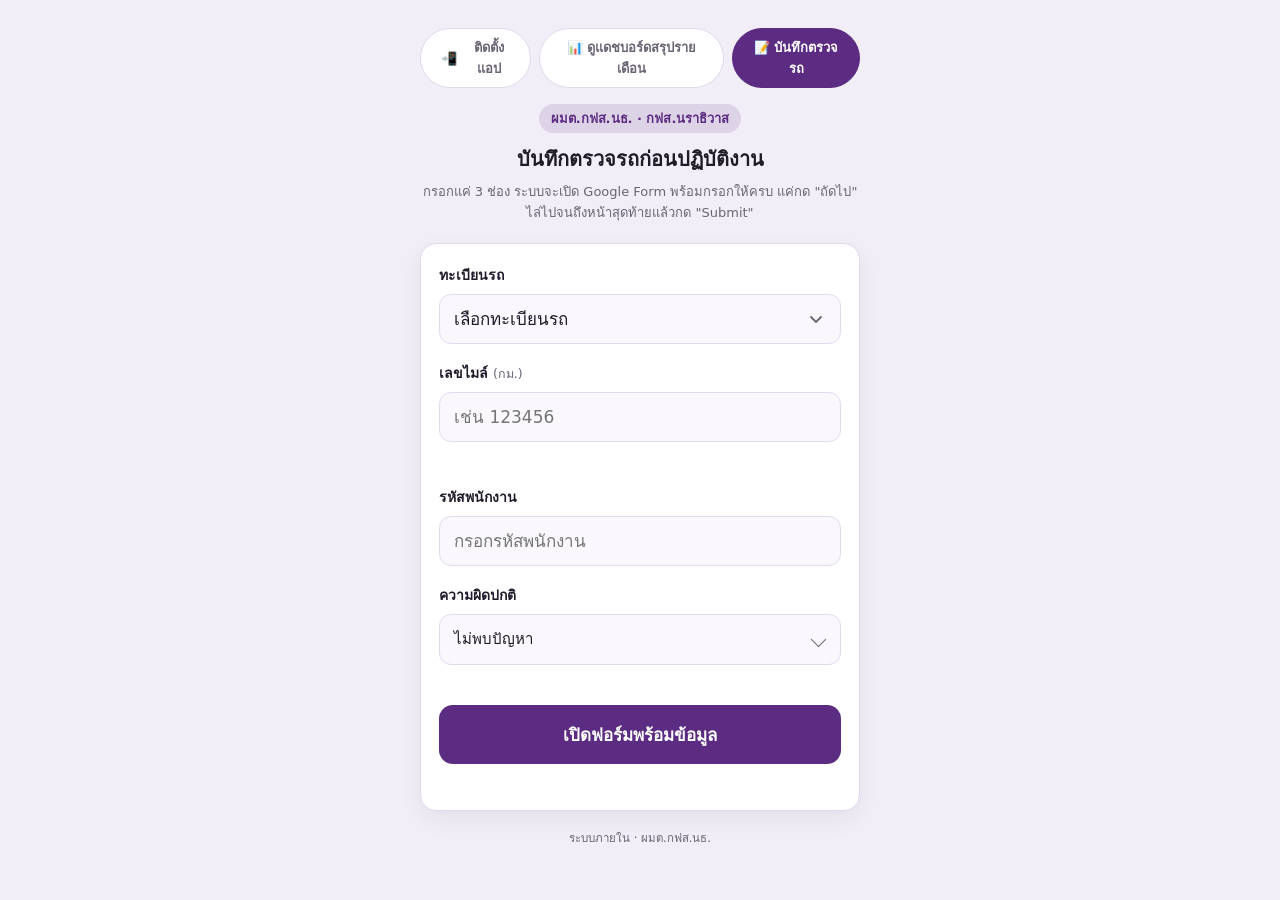
<file: form.html>
<!DOCTYPE html>
<html lang="th">
<head>
<meta charset="UTF-8">
<meta name="viewport" content="width=device-width, initial-scale=1, maximum-scale=1, viewport-fit=cover">
<meta name="theme-color" content="#5b2c82">
<meta name="apple-mobile-web-app-capable" content="yes">
<meta name="apple-mobile-web-app-status-bar-style" content="black-translucent">
<meta name="apple-mobile-web-app-title" content="ตรวจรถ นธ.">
<meta name="mobile-web-app-capable" content="yes">
<title>บันทึกตรวจรถ ผมต.นธ.</title>

<!-- PWA Manifest & Icons -->
<link rel="manifest" href="manifest.webmanifest">
<link rel="icon" type="image/svg+xml" href="icons/favicon.svg">
<link rel="icon" type="image/png" sizes="192x192" href="icons/icon-192.png">
<link rel="apple-touch-icon" href="icons/apple-touch-icon.png">
<link rel="stylesheet" href="pwa-install.css?v=2">
<style>
  :root {
    --accent: #5b2c82;
    --accent-dark: #45215f;
    --bg: #f2eef7;
    --card-bg: #ffffff;
    --text: #201a29;
    --text-dim: #6b6475;
    --border: #e1d9ec;
    --input-bg: #faf8fc;
    --success: #1e8e5a;
    --error: #c0392b;
    --radius: 16px;
  }
  @media (prefers-color-scheme: dark) {
    :root {
      --accent: #b083e0;
      --accent-dark: #8a5cc4;
      --bg: #16121c;
      --card-bg: #211b2b;
      --text: #f1ecf7;
      --text-dim: #a89fb8;
      --border: #3a3247;
      --input-bg: #2a2335;
      --success: #4fd394;
      --error: #ff7a68;
    }
  }
  :root[data-theme="dark"] {
    --accent: #b083e0; --accent-dark: #8a5cc4; --bg: #16121c; --card-bg: #211b2b;
    --text: #f1ecf7; --text-dim: #a89fb8; --border: #3a3247; --input-bg: #2a2335;
    --success: #4fd394; --error: #ff7a68;
  }
  :root[data-theme="light"] {
    --accent: #5b2c82; --accent-dark: #45215f; --bg: #f2eef7; --card-bg: #ffffff;
    --text: #201a29; --text-dim: #6b6475; --border: #e1d9ec; --input-bg: #faf8fc;
    --success: #1e8e5a; --error: #c0392b;
  }

  * { box-sizing: border-box; }
  html, body {
    margin: 0; padding: 0;
    background: var(--bg);
    color: var(--text);
    font-family: "Noto Sans Thai UI", "Noto Sans Thai", "Sarabun", system-ui, -apple-system, "Segoe UI", sans-serif;
    -webkit-text-size-adjust: 100%;
    overscroll-behavior-y: contain;
  }
  body {
    min-height: 100vh;
    min-height: 100dvh;
    display: flex;
    flex-direction: column;
    align-items: center;
    justify-content: flex-start;
    padding: max(20px, env(safe-area-inset-top)) 16px max(20px, env(safe-area-inset-bottom));
  }
  .app { width: 100%; max-width: 440px; }

  header { text-align: center; margin: 8px 0 20px; }
  .top-nav {
    display: flex; justify-content: center; gap: 8px; margin-bottom: 16px;
  }
  .nav-btn {
    display: inline-flex; align-items: center; gap: 6px;
    padding: 8px 14px; border-radius: 999px;
    font-size: 13px; font-weight: 600; text-decoration: none;
    border: 1px solid var(--border);
    color: var(--text-dim); background: var(--card-bg);
    transition: all .15s ease;
  }
  .nav-btn.active {
    background: var(--accent); color: #fff; border-color: var(--accent);
  }
  .nav-btn:hover:not(.active) {
    background: color-mix(in srgb, var(--accent) 10%, transparent);
    color: var(--accent);
  }
  header .badge {
    display: inline-block; font-size: 13px; color: var(--accent);
    background: color-mix(in srgb, var(--accent) 14%, transparent);
    padding: 4px 12px; border-radius: 999px; font-weight: 600; margin-bottom: 10px;
  }
  header h1 { font-size: 20px; margin: 0; font-weight: 700; }
  header p { font-size: 13px; color: var(--text-dim); margin: 6px 0 0; }

  .card {
    background: var(--card-bg);
    border: 1px solid var(--border);
    border-radius: var(--radius);
    padding: 20px 18px;
    box-shadow: 0 8px 24px rgba(0,0,0,0.06);
  }

  .field { margin-bottom: 18px; }
  .field:last-of-type { margin-bottom: 0; }
  label {
    display: block; font-size: 14px; font-weight: 600;
    margin-bottom: 8px; color: var(--text);
  }
  label .hint { font-weight: 400; color: var(--text-dim); font-size: 12.5px; }

  select, input[type="number"], input[type="text"] {
    width: 100%;
    font-size: 17px;
    padding: 14px 14px;
    border-radius: 12px;
    border: 1.5px solid var(--border);
    background: var(--input-bg);
    color: var(--text);
    font-family: inherit;
    appearance: none;
    -webkit-appearance: none;
  }
  select:focus, input:focus {
    outline: none;
    border-color: var(--accent);
  }
  select {
    background-image: url("data:image/svg+xml;utf8,<svg xmlns='http://www.w3.org/2000/svg' width='20' height='20' viewBox='0 0 20 20'><path d='M5 8l5 5 5-5' stroke='%236b6475' stroke-width='1.8' fill='none' stroke-linecap='round' stroke-linejoin='round'/></svg>");
    background-repeat: no-repeat;
    background-position: right 14px center;
    padding-right: 40px;
  }

  .compute-preview {
    margin-top: 8px;
    font-size: 13px;
    color: var(--text-dim);
    min-height: 18px;
  }
  .compute-preview strong { color: var(--accent); }

  /* ---- checklist dropdown (ความผิดปกติ) ---- */
  .checklist-dropdown {
    border: 1.5px solid var(--border);
    border-radius: 12px;
    background: var(--input-bg);
  }
  .checklist-dropdown summary {
    list-style: none;
    cursor: pointer;
    padding: 14px 40px 14px 14px;
    font-size: 15px;
    color: var(--text);
    position: relative;
    line-height: 1.4;
  }
  .checklist-dropdown summary::-webkit-details-marker { display: none; }
  .checklist-dropdown summary::after {
    content: "";
    position: absolute;
    right: 16px; top: 50%;
    width: 10px; height: 10px;
    margin-top: -6px;
    border-right: 1.8px solid var(--text-dim);
    border-bottom: 1.8px solid var(--text-dim);
    transform: rotate(45deg);
    transition: transform .15s ease;
  }
  .checklist-dropdown[open] summary::after { transform: rotate(-135deg); margin-top: -2px; }
  .checklist-dropdown[open] summary { border-bottom: 1.5px solid var(--border); }
  .checklist-panel {
    max-height: 280px;
    overflow-y: auto;
    padding: 6px 4px;
  }
  .check-item {
    display: flex; align-items: center; gap: 10px;
    padding: 10px 12px;
    font-size: 14.5px;
    color: var(--text);
    cursor: pointer;
    border-radius: 8px;
  }
  .check-item:active { background: color-mix(in srgb, var(--accent) 8%, transparent); }
  .check-item input { width: 18px; height: 18px; accent-color: var(--accent); flex: none; }
  .check-item.no-issue { border-bottom: 1px solid var(--border); margin-bottom: 4px; padding-bottom: 12px; font-weight: 600; }

  .submit-btn {
    width: 100%;
    margin-top: 22px;
    padding: 16px;
    border: none;
    border-radius: 14px;
    background: var(--accent);
    color: #fff;
    font-size: 17px;
    font-weight: 700;
    font-family: inherit;
    cursor: pointer;
    transition: background .15s ease, transform .1s ease;
  }
  .submit-btn:active { transform: scale(0.98); background: var(--accent-dark); }
  .submit-btn:disabled { opacity: 0.5; }

  .error-msg {
    color: var(--error);
    font-size: 13px;
    margin-top: 10px;
    text-align: center;
    min-height: 16px;
  }

  /* ---- state views ---- */
  #view-form, #view-loading { display: none; }
  body[data-state="form"] #view-form { display: block; }
  body[data-state="loading"] #view-loading { display: flex; }

  #view-loading {
    flex-direction: column; align-items: center; justify-content: center;
    text-align: center; padding: 60px 10px;
  }

  .spinner {
    width: 46px; height: 46px;
    border-radius: 50%;
    border: 4px solid var(--border);
    border-top-color: var(--accent);
    animation: spin 0.8s linear infinite;
    margin-bottom: 18px;
  }
  @keyframes spin { to { transform: rotate(360deg); } }
  #view-loading p { color: var(--text-dim); font-size: 14px; }

  footer { text-align: center; margin-top: 18px; font-size: 11.5px; color: var(--text-dim); }
</style>
</head>
<body data-state="form">
<div class="app">

  <header>
    <div class="top-nav">
      <button id="headerInstallBtn" class="nav-btn pwa-header-btn" title="ติดตั้งแอปรายงานตรวจรถบนมือถือ">
        <span class="pwa-badge-dot"></span>
        📲 <span>ติดตั้งแอป</span>
      </button>
      <a href="index.html" class="nav-btn">📊 ดูแดชบอร์ดสรุปรายเดือน</a>
      <a href="form.html" class="nav-btn active">📝 บันทึกตรวจรถ</a>
    </div>
    <span class="badge">ผมต.กฟส.นธ. · กฟส.นราธิวาส</span>
    <h1>บันทึกตรวจรถก่อนปฏิบัติงาน</h1>
    <p>กรอกแค่ 3 ช่อง ระบบจะเปิด Google Form พร้อมกรอกให้ครบ แค่กด "ถัดไป" ไล่ไปจนถึงหน้าสุดท้ายแล้วกด "Submit"</p>
  </header>

  <div class="card">

    <!-- FORM VIEW -->
    <form id="view-form" novalidate>
      <div class="field">
        <label for="plate">ทะเบียนรถ</label>
        <select id="plate" required>
          <option value="" disabled selected>เลือกทะเบียนรถ</option>
          <option value="บฉ 7079 นธ.">บฉ 7079 นธ.</option>
          <option value="2 ขศ 9017 กทม.">2 ขศ 9017 กทม.</option>
          <option value="80-5930 นธ.">80-5930 นธ.</option>
        </select>
      </div>

      <div class="field">
        <label for="mileage">เลขไมล์ <span class="hint">(กม.)</span></label>
        <input type="number" id="mileage" inputmode="numeric" pattern="[0-9]*" min="0" step="1" placeholder="เช่น 123456" required>
        <div class="compute-preview" id="oilPreview"></div>
      </div>

      <div class="field">
        <label for="empCode">รหัสพนักงาน</label>
        <input type="text" id="empCode" inputmode="numeric" pattern="[0-9]*" placeholder="กรอกรหัสพนักงาน" required>
      </div>

      <div class="field">
        <label for="checklistTrigger">ความผิดปกติ</label>
        <details class="checklist-dropdown" id="checklistDropdown">
          <summary id="checklistTrigger">ไม่พบปัญหา</summary>
          <div class="checklist-panel" id="checklistPanel">
            <label class="check-item no-issue"><input type="checkbox" value="ไม่พบปัญหา" checked>ไม่พบปัญหา</label>
            <label class="check-item"><input type="checkbox" value="เข็มขัดนิรภัย">เข็มขัดนิรภัย</label>
            <label class="check-item"><input type="checkbox" value="ไฟส่องสว่าง (สูง-ต่ำ) หน้า-หลัง">ไฟส่องสว่าง (สูง-ต่ำ) หน้า-หลัง</label>
            <label class="check-item"><input type="checkbox" value="ไฟเบรก">ไฟเบรก</label>
            <label class="check-item"><input type="checkbox" value="ไฟสัญญาณ (ไฟวับวาบ,เลี้ยวซ้าย-ขวา,ถอย)">ไฟสัญญาณ (ไฟวับวาบ,เลี้ยวซ้าย-ขวา,ถอย)</label>
            <label class="check-item"><input type="checkbox" value="กระจกหน้ารถ">กระจกหน้ารถ</label>
            <label class="check-item"><input type="checkbox" value="กระจกมองข้าง/หลัง">กระจกมองข้าง/หลัง</label>
            <label class="check-item"><input type="checkbox" value="ที่ปัดน้ำฝน">ที่ปัดน้ำฝน</label>
            <label class="check-item"><input type="checkbox" value="น้ำฉีดกระจก">น้ำฉีดกระจก</label>
            <label class="check-item"><input type="checkbox" value="ระดับน้ำมันเชื้อเพลิง">ระดับน้ำมันเชื้อเพลิง</label>
            <label class="check-item"><input type="checkbox" value="ระดับน้ำมันหล่อลื่นเครื่องยนต์">ระดับน้ำมันหล่อลื่นเครื่องยนต์</label>
            <label class="check-item"><input type="checkbox" value="การทำงานของแตร">การทำงานของแตร</label>
            <label class="check-item"><input type="checkbox" value="ระบบเบรก (เบรกมือ/เบรกเท้า)">ระบบเบรก (เบรกมือ/เบรกเท้า)</label>
            <label class="check-item"><input type="checkbox" value="เครื่องปรับอากาศ">เครื่องปรับอากาศ</label>
            <label class="check-item"><input type="checkbox" value="สภาพยาง กระทะล้อ และน๊อตยึดล้อ">สภาพยาง กระทะล้อ และน๊อตยึดล้อ</label>
            <label class="check-item"><input type="checkbox" value="อุปกรณ์ดับเพลิง">อุปกรณ์ดับเพลิง</label>
            <label class="check-item"><input type="checkbox" value="แบตเตอรี่ (ขั้ว, น้ำกลั่น)">แบตเตอรี่ (ขั้ว, น้ำกลั่น)</label>
            <label class="check-item"><input type="checkbox" value="ทำความสะอาดด้านในและด้านนอก">ทำความสะอาดด้านในและด้านนอก</label>
            <label class="check-item"><input type="checkbox" value="ความเสียหายภายใน">ความเสียหายภายใน</label>
            <label class="check-item"><input type="checkbox" value="ความเสียหายภายนอก">ความเสียหายภายนอก</label>
          </div>
        </details>
      </div>

      <button type="submit" class="submit-btn" id="submitBtn">เปิดฟอร์มพร้อมข้อมูล</button>
      <div class="error-msg" id="errorMsg"></div>
    </form>

    <!-- LOADING VIEW (brief, shown while navigating to Google Forms) -->
    <div id="view-loading">
      <div class="spinner"></div>
      <p>กำลังเปิด Google Form...</p>
    </div>

  </div>

  <footer>ระบบภายใน · ผมต.กฟส.นธ.</footer>
</div>

<script>
(function () {
  "use strict";

  // Google Forms rejects raw POSTs to /formResponse for multi-page forms like this one
  // (it needs a fresh, per-load "fbzx" token that a cross-origin fetch() can never read —
  // docs.google.com sends no CORS headers). Instead we redirect to the form's own
  // "pre-filled link" URL: Google's real page then loads with every field already filled
  // in on its page, so submitting is just tapping "Next" a few times, no retyping.
  var FORM_VIEW_URL = "https://docs.google.com/forms/d/e/1FAIpQLSfaPj31ahG0RD69C6phnXxZvTygc36dVDeyLbGbCgRBZgiHMA/viewform";
  var CACHE_KEY = "vehicleCheckinCache_v1";

  // entry.<id> mapping reverse-engineered from the live Google Form's FB_PUBLIC_LOAD_DATA_
  var ENTRY = {
    BRANCH: "1645257452",           // กฟฟ.
    DEPT: "225784074",              // แผนกใน กฟจ.นธ. และ กฟฟ.ในสังกัด
    PLATE: "506576836",             // หมายเลขทะเบียนรถ ผมต.นธ.
    LAST_OIL: "266239586",          // เลขไมล์เปลี่ยนถ่ายน้ำมันเครื่องครั้งต่อไป (คำนวณ)
    MILEAGE: "2028474554",          // เลขไมล์ปัจจุบัน
    VEHICLE_TYPE: "192645283",      // ประเภทรถ
    CHECKLIST: "1190046626",        // รายการปัญหาที่พบ (รถทั่วไป)
    CHECKLIST_DETAIL: "776683018",  // รายละเอียดข้อบกพร่อง (รถทั่วไป)
    EMP_CODE: "38458013"            // รหัสพนักงาน
  };

  var FIXED = {
    branch: "กฟส.นราธิวาส",
    dept: "ผมต.กฟส.นธ.",
    vehicleType: "รถทั่วไป นอกเหนือข้อ 1-2"
  };
  var NO_ISSUE = "ไม่พบปัญหา";

  var $ = function (id) { return document.getElementById(id); };
  var body = document.body;
  var plateEl = $("plate"), mileageEl = $("mileage"), empCodeEl = $("empCode");
  var oilPreview = $("oilPreview"), errorMsg = $("errorMsg");
  var checklistPanel = $("checklistPanel"), checklistTrigger = $("checklistTrigger");
  var checklistBoxes = Array.prototype.slice.call(checklistPanel.querySelectorAll("input[type=checkbox]"));
  var noIssueBox = checklistBoxes.filter(function (b) { return b.value === NO_ISSUE; })[0];

  function setState(s) { body.setAttribute("data-state", s); }

  function computeLastOil(mileage) {
    return Math.floor(mileage / 10000) * 10000;
  }

  function fmt(n) { return Number(n).toLocaleString("th-TH"); }

  function updatePreview() {
    var v = parseInt(mileageEl.value, 10);
    if (!isNaN(v) && v >= 0) {
      oilPreview.innerHTML = "ระยะเปลี่ยนถ่ายน้ำมันเครื่องล่าสุด: <strong>" + fmt(computeLastOil(v)) + " กม.</strong>";
    } else {
      oilPreview.textContent = "";
    }
  }
  mileageEl.addEventListener("input", updatePreview);

  // ---- ความผิดปกติ: checkbox dropdown, "ไม่พบปัญหา" is mutually exclusive with the rest ----
  function selectedProblems() {
    return checklistBoxes.filter(function (b) { return b.checked && b !== noIssueBox; }).map(function (b) { return b.value; });
  }
  function updateChecklistSummary() {
    var problems = selectedProblems();
    checklistTrigger.textContent = problems.length === 0 ? NO_ISSUE : problems.join(", ");
  }
  checklistBoxes.forEach(function (box) {
    box.addEventListener("change", function () {
      if (box === noIssueBox) {
        if (box.checked) checklistBoxes.forEach(function (b) { if (b !== noIssueBox) b.checked = false; });
      } else if (box.checked) {
        noIssueBox.checked = false;
      }
      if (selectedProblems().length === 0) noIssueBox.checked = true;
      updateChecklistSummary();
    });
  });

  // ---- cache: last used ทะเบียนรถ + รหัสพนักงาน ----
  function loadCache() {
    try {
      var raw = localStorage.getItem(CACHE_KEY);
      if (!raw) return;
      var c = JSON.parse(raw);
      if (c.plate) plateEl.value = c.plate;
      if (c.empCode) empCodeEl.value = c.empCode;
    } catch (e) { /* ignore corrupt cache */ }
  }
  function saveCache(plate, empCode) {
    try {
      localStorage.setItem(CACHE_KEY, JSON.stringify({ plate: plate, empCode: empCode }));
    } catch (e) { /* storage unavailable, ignore */ }
  }
  loadCache();

  function validate() {
    if (!plateEl.value) return "กรุณาเลือกทะเบียนรถ";
    var mileage = mileageEl.value.trim();
    if (!mileage || isNaN(mileage) || parseInt(mileage, 10) < 0) return "กรุณากรอกเลขไมล์ให้ถูกต้อง";
    if (!empCodeEl.value.trim()) return "กรุณากรอกรหัสพนักงาน";
    return null;
  }

  $("view-form").addEventListener("submit", function (e) {
    e.preventDefault();
    errorMsg.textContent = "";

    var err = validate();
    if (err) { errorMsg.textContent = err; return; }

    var plate = plateEl.value;
    var mileage = parseInt(mileageEl.value, 10);
    var empCode = empCodeEl.value.trim();
    var lastOil = computeLastOil(mileage);

    var problems = selectedProblems();
    var checklistValues = problems.length ? problems : [NO_ISSUE];
    // No problems picked -> silently send "ปกติ" as the detail note.
    // Problems picked -> leave it blank; the user fills in what's wrong on the actual Google Form page.
    var checklistDetail = problems.length ? "" : "ปกติ";

    var params = new URLSearchParams();
    params.set("usp", "pp_url");
    params.set("entry." + ENTRY.BRANCH, FIXED.branch);
    params.set("entry." + ENTRY.DEPT, FIXED.dept);
    params.set("entry." + ENTRY.PLATE, plate);
    params.set("entry." + ENTRY.LAST_OIL, String(lastOil));
    params.set("entry." + ENTRY.MILEAGE, String(mileage));
    params.set("entry." + ENTRY.VEHICLE_TYPE, FIXED.vehicleType);
    checklistValues.forEach(function (v) { params.append("entry." + ENTRY.CHECKLIST, v); });
    params.set("entry." + ENTRY.CHECKLIST_DETAIL, checklistDetail);
    params.set("entry." + ENTRY.EMP_CODE, empCode);

    saveCache(plate, empCode);
    setState("loading");
    window.location.href = FORM_VIEW_URL + "?" + params.toString();
  });

})();
</script>
<script src="pwa-install.js?v=2"></script>
</body>
</html>
</file>
<file: pwa-install.css>
/* PWA Mobile Responsive, Streamlined UI & Installation Styles */

/* ==========================================================================
   1. Clean Compact Header & Hero Actions
   ========================================================================== */

/* Hero Form Quick Button (เด่นที่สุดตามที่ผู้ใช้ต้องการ) */
.btn-hero-form {
  background: linear-gradient(135deg, #10b981 0%, #059669 100%) !important;
  color: #ffffff !important;
  border: none !important;
  font-weight: 700 !important;
  font-size: 0.9rem !important;
  padding: 9px 18px !important;
  border-radius: 999px !important;
  display: inline-flex !important;
  align-items: center !important;
  gap: 8px !important;
  text-decoration: none !important;
  box-shadow: 0 4px 14px rgba(16, 185, 129, 0.35) !important;
  cursor: pointer !important;
  transition: all 0.2s ease !important;
  white-space: nowrap !important;
  flex-shrink: 0 !important;
}

.btn-hero-form:hover {
  transform: translateY(-1px) scale(1.02);
  box-shadow: 0 6px 18px rgba(16, 185, 129, 0.45) !important;
  background: linear-gradient(135deg, #059669 0%, #047857 100%) !important;
}

.btn-hero-form:active {
  transform: scale(0.98);
}

/* More Menu Toggle Button */
.btn-menu-toggle {
  background: var(--card-bg) !important;
  color: var(--text-muted) !important;
  border: 1.5px solid var(--card-border) !important;
  font-size: 0.85rem !important;
  font-weight: 600 !important;
  padding: 8px 14px !important;
  border-radius: 999px !important;
  display: inline-flex !important;
  align-items: center !important;
  gap: 6px !important;
  cursor: pointer !important;
  transition: all 0.2s ease !important;
  white-space: nowrap !important;
  flex-shrink: 0 !important;
}

.btn-menu-toggle:hover {
  border-color: var(--primary) !important;
  color: var(--primary) !important;
  background: var(--primary-subtle) !important;
}

/* Header Live Pill */
.live-pill {
  font-size: 0.72rem;
  padding: 2px 8px;
  border-radius: 999px;
  background: #ecfdf5;
  color: #065f46;
  border: 1px solid #a7f3d0;
  font-weight: 700;
  letter-spacing: 0.02em;
}

[data-theme="dark"] .live-pill {
  background: rgba(16, 185, 129, 0.2);
  color: #34d399;
  border-color: rgba(16, 185, 129, 0.4);
}

/* ==========================================================================
   2. Segmented Mode Switcher (ตรวจรายวัน vs สรุปรายเดือน)
   ========================================================================== */
.view-tabs-container {
  display: grid;
  grid-template-columns: 1fr 1fr;
  background: var(--card-bg);
  padding: 4px;
  border-radius: 14px;
  border: 1.5px solid var(--card-border);
  box-shadow: var(--shadow-sm);
  margin-bottom: 14px;
  gap: 6px;
}

.view-tab-btn {
  background: transparent;
  border: none;
  border-radius: 10px;
  padding: 9px 8px;
  font-size: 0.88rem;
  font-weight: 700;
  color: var(--text-muted);
  cursor: pointer;
  display: flex;
  align-items: center;
  justify-content: center;
  gap: 6px;
  transition: all 0.25s cubic-bezier(0.16, 1, 0.3, 1);
  font-family: inherit;
  white-space: nowrap;
  height: 42px;
  min-height: 42px;
}

.view-tab-btn .tab-label {
  white-space: nowrap;
}

.view-tab-btn:hover {
  color: var(--primary);
  background: rgba(91, 44, 130, 0.05);
}

.view-tab-btn.active {
  background: linear-gradient(135deg, var(--primary) 0%, var(--primary-dark) 100%);
  color: #ffffff;
  box-shadow: 0 4px 12px rgba(91, 44, 130, 0.25);
}

[data-theme="dark"] .view-tab-btn.active {
  background: linear-gradient(135deg, #7b42a8 0%, #5b2c82 100%);
}

.tab-badge {
  font-size: 0.72rem;
  font-weight: 700;
  padding: 2px 7px;
  border-radius: 999px;
  background: rgba(239, 68, 68, 0.15);
  color: #ef4444;
  border: 1px solid rgba(239, 68, 68, 0.3);
  white-space: nowrap;
  line-height: 1.1;
}

.view-tab-btn.active .tab-badge {
  background: #ffffff;
  color: #ef4444;
  border: none;
}

/* ==========================================================================
   3. Focused Department Filter with Auto-Memory
   ========================================================================== */
.my-dept-card {
  background: var(--card-bg);
  border: 1.5px solid var(--card-border);
  border-radius: var(--radius);
  padding: 12px 16px;
  margin-bottom: 14px;
  display: flex;
  flex-direction: column;
  gap: 8px;
  box-shadow: var(--shadow-sm);
}

.my-dept-header {
  display: flex;
  align-items: center;
  justify-content: space-between;
}

.my-dept-title {
  font-size: 0.88rem;
  font-weight: 700;
  color: var(--text);
  display: flex;
  align-items: center;
  gap: 6px;
}

.saved-badge {
  font-size: 0.75rem;
  color: var(--primary);
  background: var(--primary-subtle);
  border: 1px solid rgba(91, 44, 130, 0.2);
  padding: 2px 8px;
  border-radius: 999px;
  font-weight: 600;
}

.my-dept-select {
  width: 100%;
  font-size: 1rem;
  font-weight: 600;
  padding: 10px 14px;
  border-radius: 12px;
  border: 1.5px solid var(--card-border);
  background: var(--bg);
  color: var(--text);
  font-family: inherit;
  cursor: pointer;
  appearance: none;
  -webkit-appearance: none;
  background-image: url("data:image/svg+xml;utf8,<svg xmlns='http://www.w3.org/2000/svg' width='20' height='20' viewBox='0 0 20 20'><path d='M5 8l5 5 5-5' stroke='%236b6377' stroke-width='2' fill='none' stroke-linecap='round' stroke-linejoin='round'/></svg>");
  background-repeat: no-repeat;
  background-position: right 14px center;
  padding-right: 40px;
  transition: border-color 0.2s;
}

.my-dept-select:focus {
  outline: none;
  border-color: var(--primary);
  box-shadow: 0 0 0 3px rgba(91, 44, 130, 0.12);
}

/* ==========================================================================
   4. Unchecked Cars Priority Highlighting
   ========================================================================== */
.btn-car-check-direct {
  background: linear-gradient(135deg, #10b981 0%, #059669 100%);
  color: #ffffff;
  border: none;
  border-radius: 8px;
  padding: 5px 10px;
  font-size: 0.78rem;
  font-weight: 700;
  text-decoration: none;
  display: inline-flex;
  align-items: center;
  gap: 4px;
  white-space: nowrap;
  box-shadow: 0 2px 6px rgba(16, 185, 129, 0.25);
  transition: all 0.15s ease;
}

.btn-car-check-direct:hover {
  background: #047857;
  transform: translateY(-1px);
}

/* ==========================================================================
   5. More Menu Modal / Dropdown
   ========================================================================== */
.more-menu-backdrop {
  position: fixed;
  inset: 0;
  background: rgba(15, 10, 25, 0.5);
  backdrop-filter: blur(4px);
  -webkit-backdrop-filter: blur(4px);
  z-index: 10000;
  display: flex;
  align-items: flex-end;
  justify-content: center;
  opacity: 0;
  visibility: hidden;
  transition: all 0.25s ease;
}

.more-menu-backdrop.open {
  opacity: 1;
  visibility: visible;
}

.more-menu-panel {
  width: 100%;
  max-width: 460px;
  background: var(--card-bg);
  border-radius: 20px 20px 0 0;
  padding: 20px 20px max(20px, env(safe-area-inset-bottom, 20px));
  box-shadow: 0 -8px 30px rgba(0, 0, 0, 0.2);
  transform: translateY(100%);
  transition: transform 0.3s cubic-bezier(0.16, 1, 0.3, 1);
  display: flex;
  flex-direction: column;
  gap: 14px;
}

.more-menu-backdrop.open .more-menu-panel {
  transform: translateY(0);
}

.more-menu-header {
  display: flex;
  align-items: center;
  justify-content: space-between;
  font-size: 1.05rem;
  font-weight: 700;
  color: var(--text);
  border-bottom: 1px solid var(--card-border);
  padding-bottom: 10px;
}

.menu-close-btn {
  background: transparent;
  border: none;
  font-size: 18px;
  color: var(--text-muted);
  cursor: pointer;
  padding: 4px;
  line-height: 1;
}

.more-menu-links {
  display: flex;
  flex-direction: column;
  gap: 8px;
}

.menu-item-link, .menu-item-btn {
  width: 100%;
  display: flex;
  align-items: center;
  gap: 12px;
  padding: 12px 14px;
  background: var(--bg);
  border: 1px solid var(--card-border);
  border-radius: 12px;
  font-size: 0.92rem;
  font-weight: 600;
  color: var(--text);
  text-decoration: none;
  cursor: pointer;
  font-family: inherit;
  transition: all 0.15s ease;
}

.menu-item-link:hover, .menu-item-btn:hover {
  background: var(--primary-subtle);
  border-color: var(--primary);
  color: var(--primary);
}

/* ==========================================================================
   Dark Mode Car Card & License Plate Text Contrast Fix
   ========================================================================== */
[data-theme="dark"] .today-car-card {
  background: var(--card-bg) !important;
  border-color: var(--card-border) !important;
}

[data-theme="dark"] .col-unchecked .today-car-card {
  background: rgba(239, 68, 68, 0.08) !important;
  border-color: rgba(239, 68, 68, 0.3) !important;
}

[data-theme="dark"] .car-plate-title,
[data-theme="dark"] .car-plate-title span {
  color: #f8fafc !important;
}

[data-theme="dark"] .car-dept-tag.tag-unchecked {
  background: rgba(239, 68, 68, 0.25) !important;
  color: #fca5a5 !important;
}

[data-theme="dark"] .car-office-tag {
  color: #94a3b8 !important;
}

/* ==========================================================================
   6. PWA Standalone Mode & Modal Styles
   ========================================================================== */
/* Hide install buttons completely if running as Shortcut / PWA */
.is-pwa-standalone #headerInstallBtn,
.is-pwa-standalone .pwa-header-btn {
  display: none !important;
}

/* Fallback Guide Modal (Only opens if manually triggered from menu) */
.pwa-modal-backdrop {
  display: none;
  position: fixed;
  inset: 0;
  background: rgba(0, 0, 0, 0.65);
  backdrop-filter: blur(5px);
  -webkit-backdrop-filter: blur(5px);
  z-index: 99999;
  align-items: center;
  justify-content: center;
  padding: 16px;
  opacity: 0;
  transition: opacity 0.25s ease;
}

.pwa-modal-backdrop.pwa-modal-open {
  display: flex !important;
  opacity: 1;
}

.pwa-modal-card {
  background: var(--card-bg, #ffffff);
  color: var(--text, #1e293b);
  border-radius: 20px;
  padding: 22px 20px;
  max-width: 380px;
  width: 100%;
  box-shadow: 0 20px 40px rgba(0, 0, 0, 0.35);
  border: 1.5px solid var(--card-border, rgba(0, 0, 0, 0.1));
  animation: pwaSlideUp 0.3s cubic-bezier(0.16, 1, 0.3, 1);
}

@keyframes pwaSlideUp {
  from { transform: translateY(24px); opacity: 0; }
  to { transform: translateY(0); opacity: 1; }
}

.pwa-modal-header {
  display: flex;
  align-items: center;
  justify-content: space-between;
  margin-bottom: 16px;
}

.pwa-modal-title {
  font-size: 1.05rem;
  font-weight: 700;
  display: flex;
  align-items: center;
  gap: 8px;
  color: var(--primary, #5b2c82);
}

.pwa-close-btn {
  background: transparent;
  border: none;
  font-size: 1.25rem;
  cursor: pointer;
  color: var(--text-muted, #64748b);
  padding: 4px;
  line-height: 1;
}

.pwa-step-list {
  display: flex;
  flex-direction: column;
  gap: 10px;
  margin-bottom: 18px;
}

.pwa-step-item {
  display: flex;
  align-items: flex-start;
  gap: 12px;
  background: rgba(91, 44, 130, 0.04);
  padding: 12px 14px;
  border-radius: 12px;
  font-size: 0.88rem;
  line-height: 1.45;
}

[data-theme="dark"] .pwa-step-item {
  background: rgba(255, 255, 255, 0.05);
}

.pwa-step-num {
  background: var(--primary, #5b2c82);
  color: #ffffff;
  width: 24px;
  height: 24px;
  border-radius: 50%;
  display: flex;
  align-items: center;
  justify-content: center;
  font-size: 0.75rem;
  font-weight: 700;
  flex-shrink: 0;
}

.pwa-step-text {
  flex: 1;
}

.pwa-modal-close-btn {
  width: 100%;
  padding: 12px;
  background: linear-gradient(135deg, var(--primary, #5b2c82) 0%, #401b60 100%);
  color: #ffffff;
  border: none;
  border-radius: 12px;
  font-size: 0.92rem;
  font-weight: 700;
  cursor: pointer;
  font-family: inherit;
  transition: transform 0.15s ease;
}

.pwa-modal-close-btn:active {
  transform: scale(0.98);
}

/* ==========================================================================
   7. Mobile Specific Refinements (< 768px and < 480px)
   ========================================================================== */
@media (max-width: 768px) {
  header.main-header {
    display: flex;
    flex-direction: column;
    gap: 10px;
    padding: 12px 14px;
    margin-bottom: 12px;
  }
  
  .header-branding {
    display: flex;
    align-items: center;
    gap: 10px;
    width: 100%;
  }
  
  .pea-logo {
    width: 38px;
    height: 38px;
    font-size: 14px;
    border-radius: 8px;
    flex-shrink: 0;
  }

  .header-text {
    min-width: 0;
    flex: 1;
  }

  .header-text h1 {
    font-size: 1.05rem;
    display: flex;
    align-items: center;
    gap: 6px;
    white-space: nowrap;
    margin: 0;
  }

  #headerDateStr {
    font-size: 0.78rem;
    white-space: nowrap;
    overflow: hidden;
    text-overflow: ellipsis;
    color: var(--text-muted);
    margin: 2px 0 0 0;
  }

  .header-actions {
    display: flex;
    align-items: center;
    gap: 8px;
    width: 100%;
  }

  .btn-hero-form {
    flex: 1;
    justify-content: center;
    height: 38px;
    padding: 0 12px !important;
    font-size: 0.85rem !important;
    white-space: nowrap;
    min-width: 0;
  }

  .btn-menu-toggle {
    height: 38px;
    padding: 0 14px !important;
    font-size: 0.82rem !important;
    white-space: nowrap;
    flex-shrink: 0;
  }

  .view-tabs-container {
    margin-bottom: 12px;
    gap: 4px;
    padding: 3px;
  }

  .view-tab-btn {
    padding: 8px 6px;
    font-size: 0.86rem;
    height: 40px;
    min-height: 40px;
  }

  /* Split grid: On mobile, Unchecked cars stay on top! */
  .today-split-grid {
    display: flex;
    flex-direction: column;
    gap: 12px;
  }

  .col-unchecked {
    order: 1; /* Unchecked cars FIRST */
  }

  .col-checked {
    order: 2; /* Checked cars SECOND */
  }

  /* Monthly View: Compact 2x2 Filter Grid & KPI Grid */
  .filter-panel {
    padding: 12px;
    margin-bottom: 12px;
    border-radius: 12px;
  }

  .filter-grid {
    grid-template-columns: 1fr 1fr;
    gap: 8px;
  }

  .form-group {
    gap: 4px;
  }

  .form-group label {
    font-size: 0.75rem;
    white-space: nowrap;
    overflow: hidden;
    text-overflow: ellipsis;
    gap: 4px;
  }

  select.form-control {
    height: 36px;
    padding: 6px 8px;
    padding-right: 24px;
    font-size: 0.8rem;
    border-radius: 8px;
    background-size: 14px 14px;
    background-position: right 6px center;
  }

  .kpi-grid {
    grid-template-columns: 1fr 1fr;
    gap: 8px;
    margin-bottom: 14px;
  }

  .kpi-card {
    padding: 10px 12px;
    border-radius: 12px;
  }

  .kpi-header {
    margin-bottom: 4px;
  }

  .kpi-title {
    font-size: 0.72rem;
    white-space: nowrap;
    overflow: hidden;
    text-overflow: ellipsis;
  }

  .kpi-icon {
    width: 24px;
    height: 24px;
    font-size: 0.8rem;
    border-radius: 6px;
    flex-shrink: 0;
  }

  .kpi-value {
    font-size: 1.25rem !important;
    line-height: 1.2;
    margin-bottom: 3px;
    white-space: nowrap;
  }

  .kpi-subtext {
    font-size: 0.68rem !important;
    white-space: nowrap;
    overflow: hidden;
    text-overflow: ellipsis;
    gap: 4px;
  }

  .kpi-badge {
    font-size: 0.62rem !important;
    padding: 1px 5px !important;
  }
}
</file>
